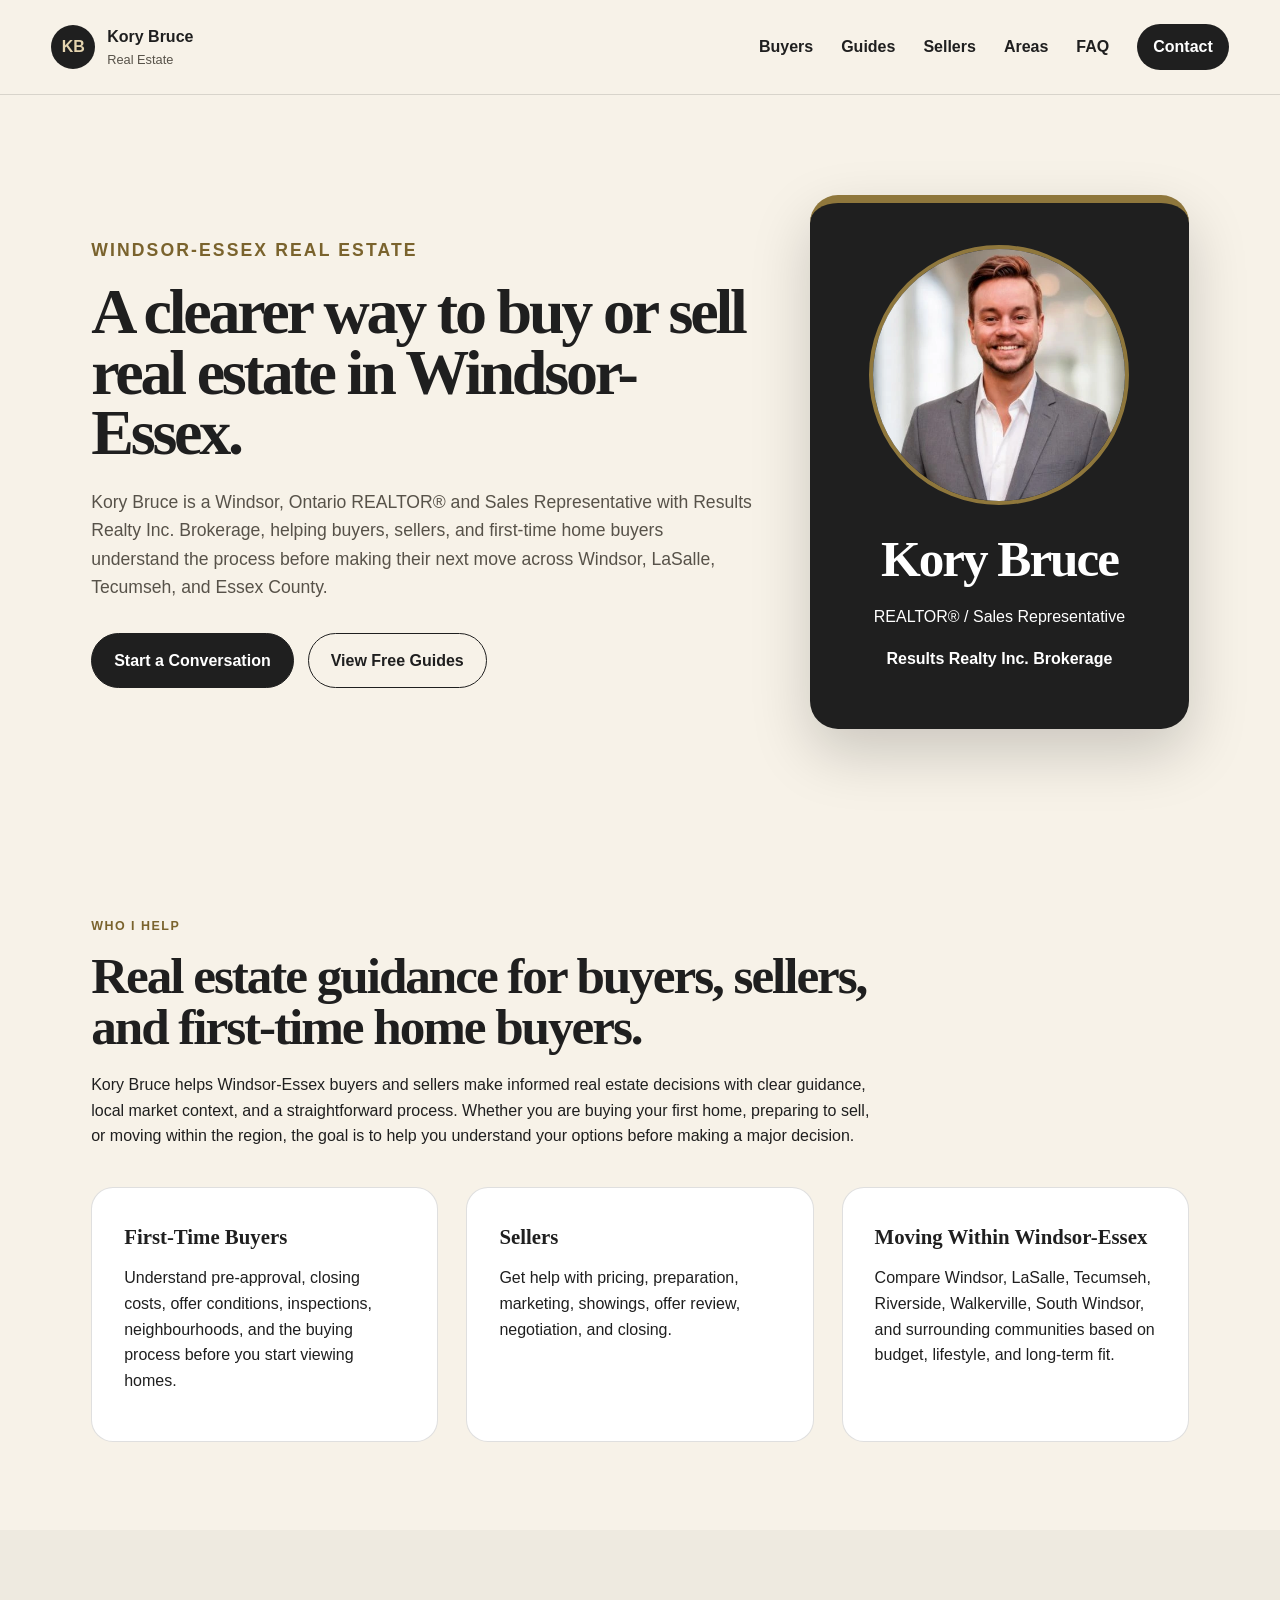
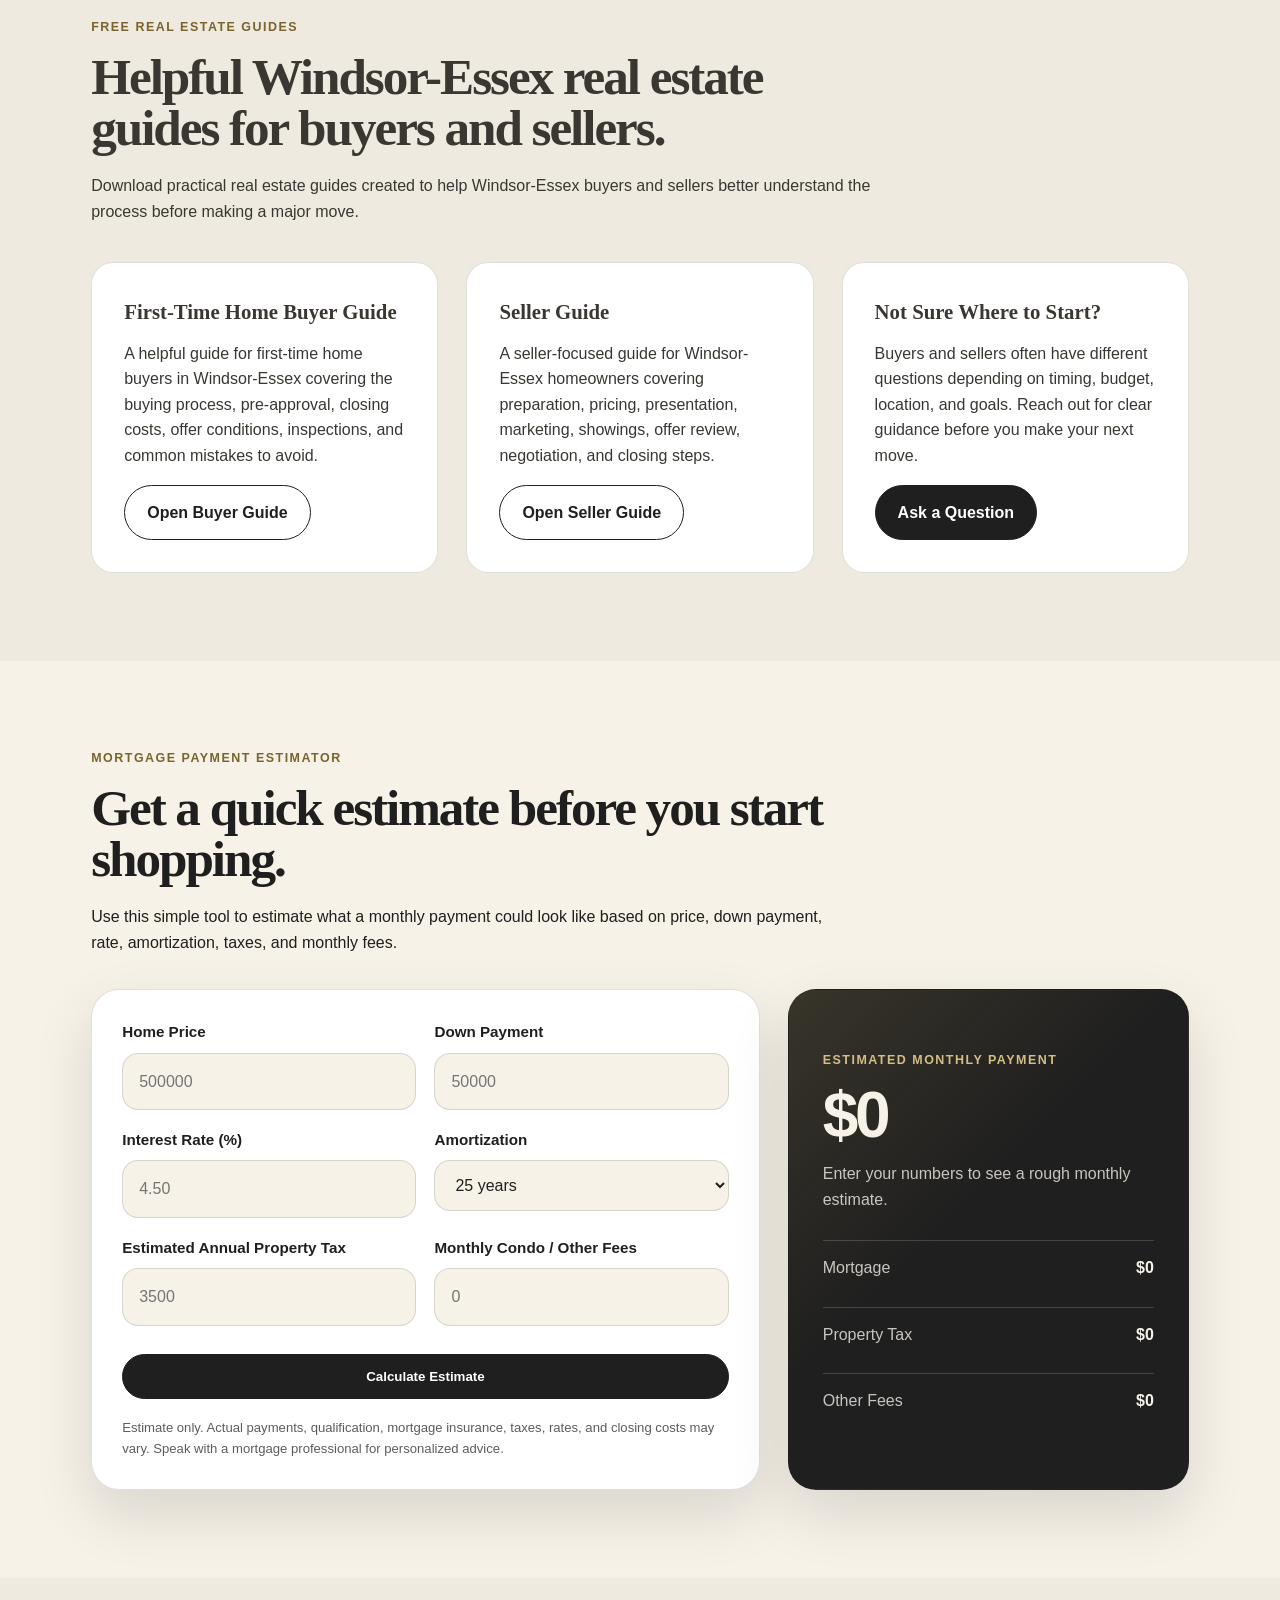
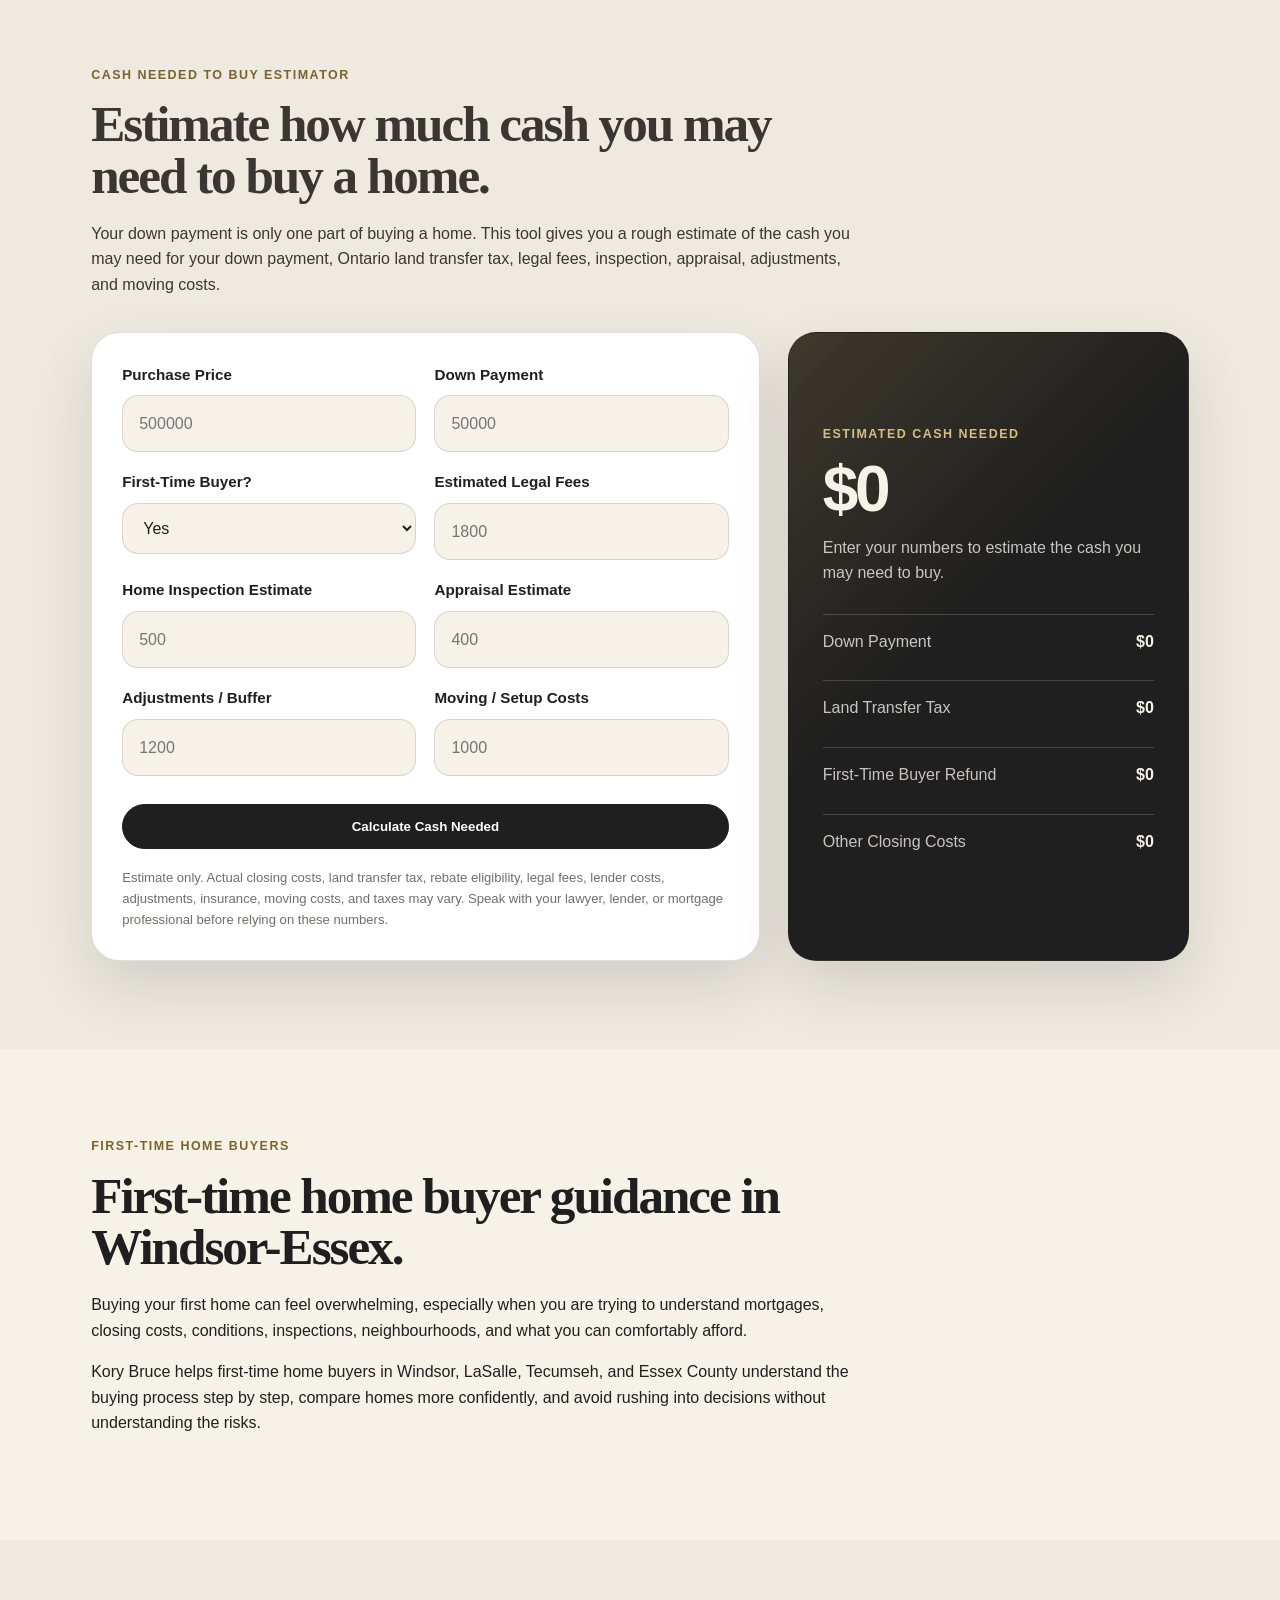
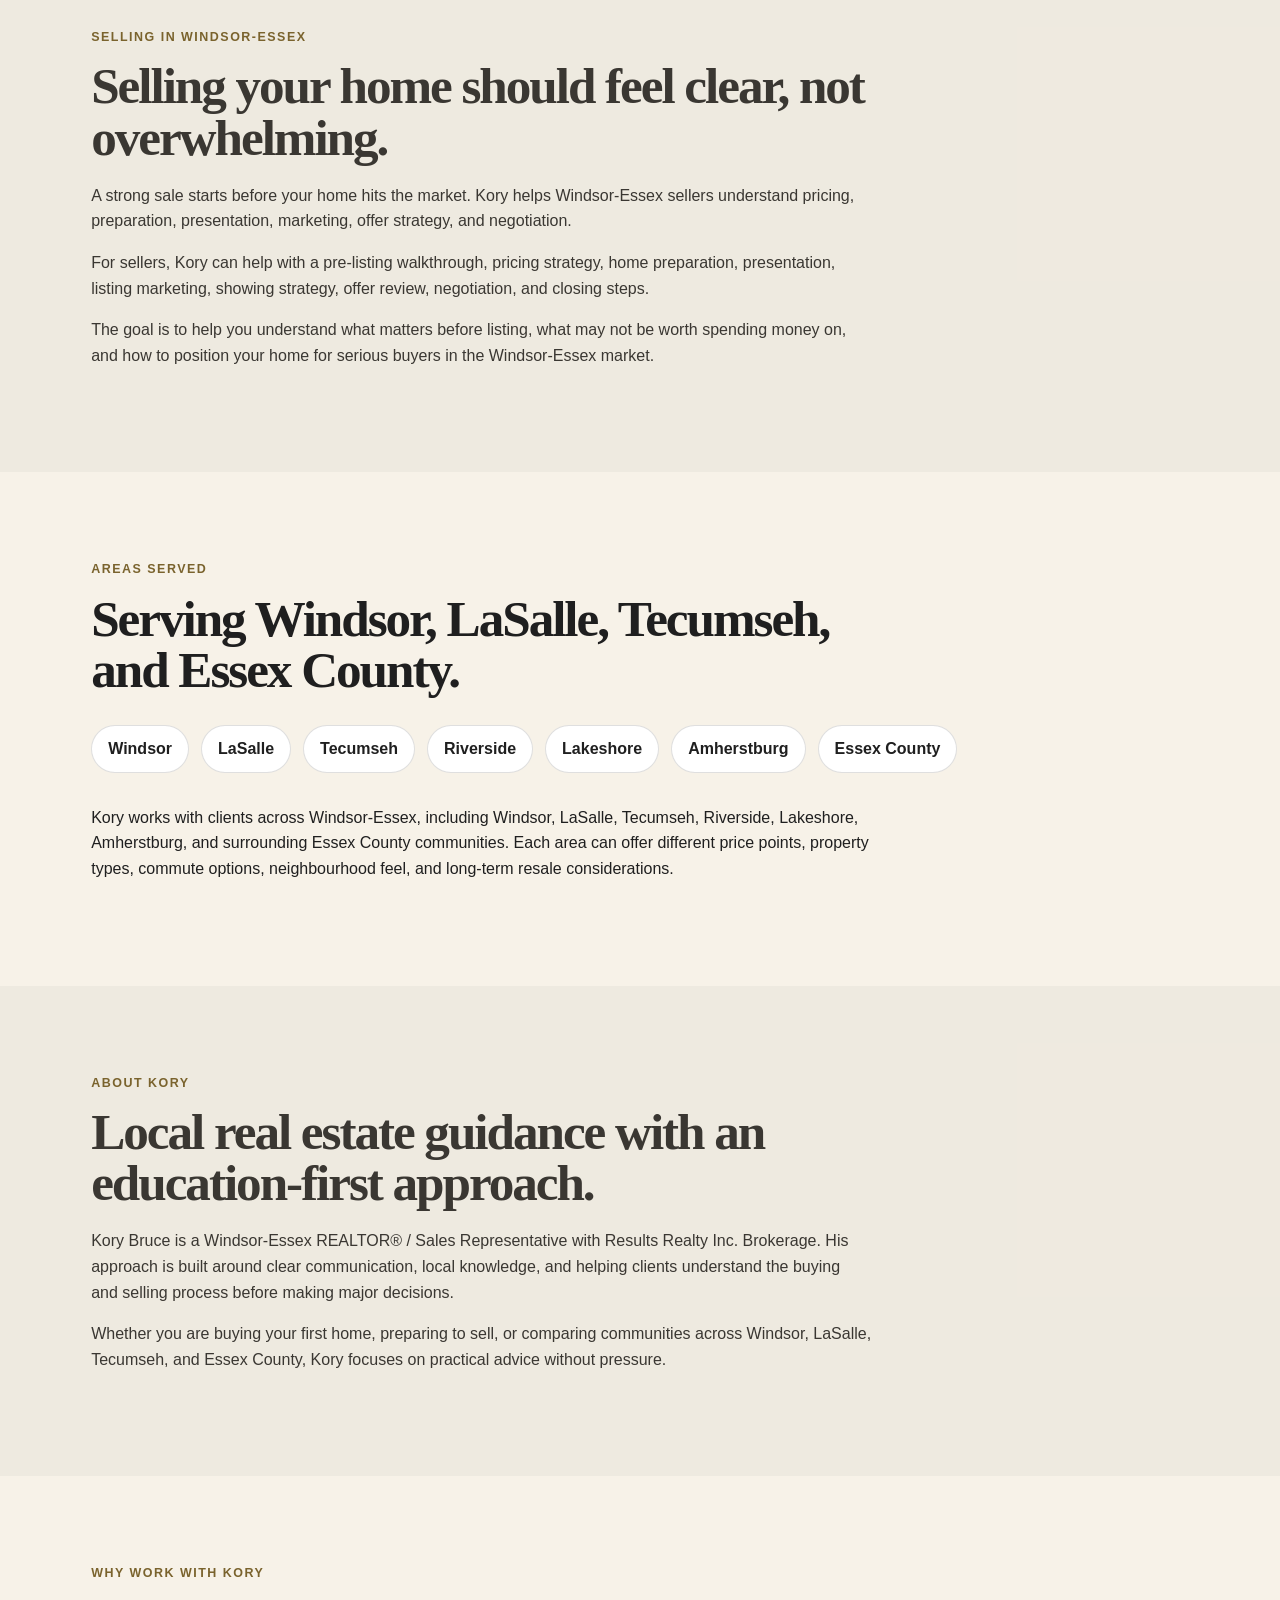
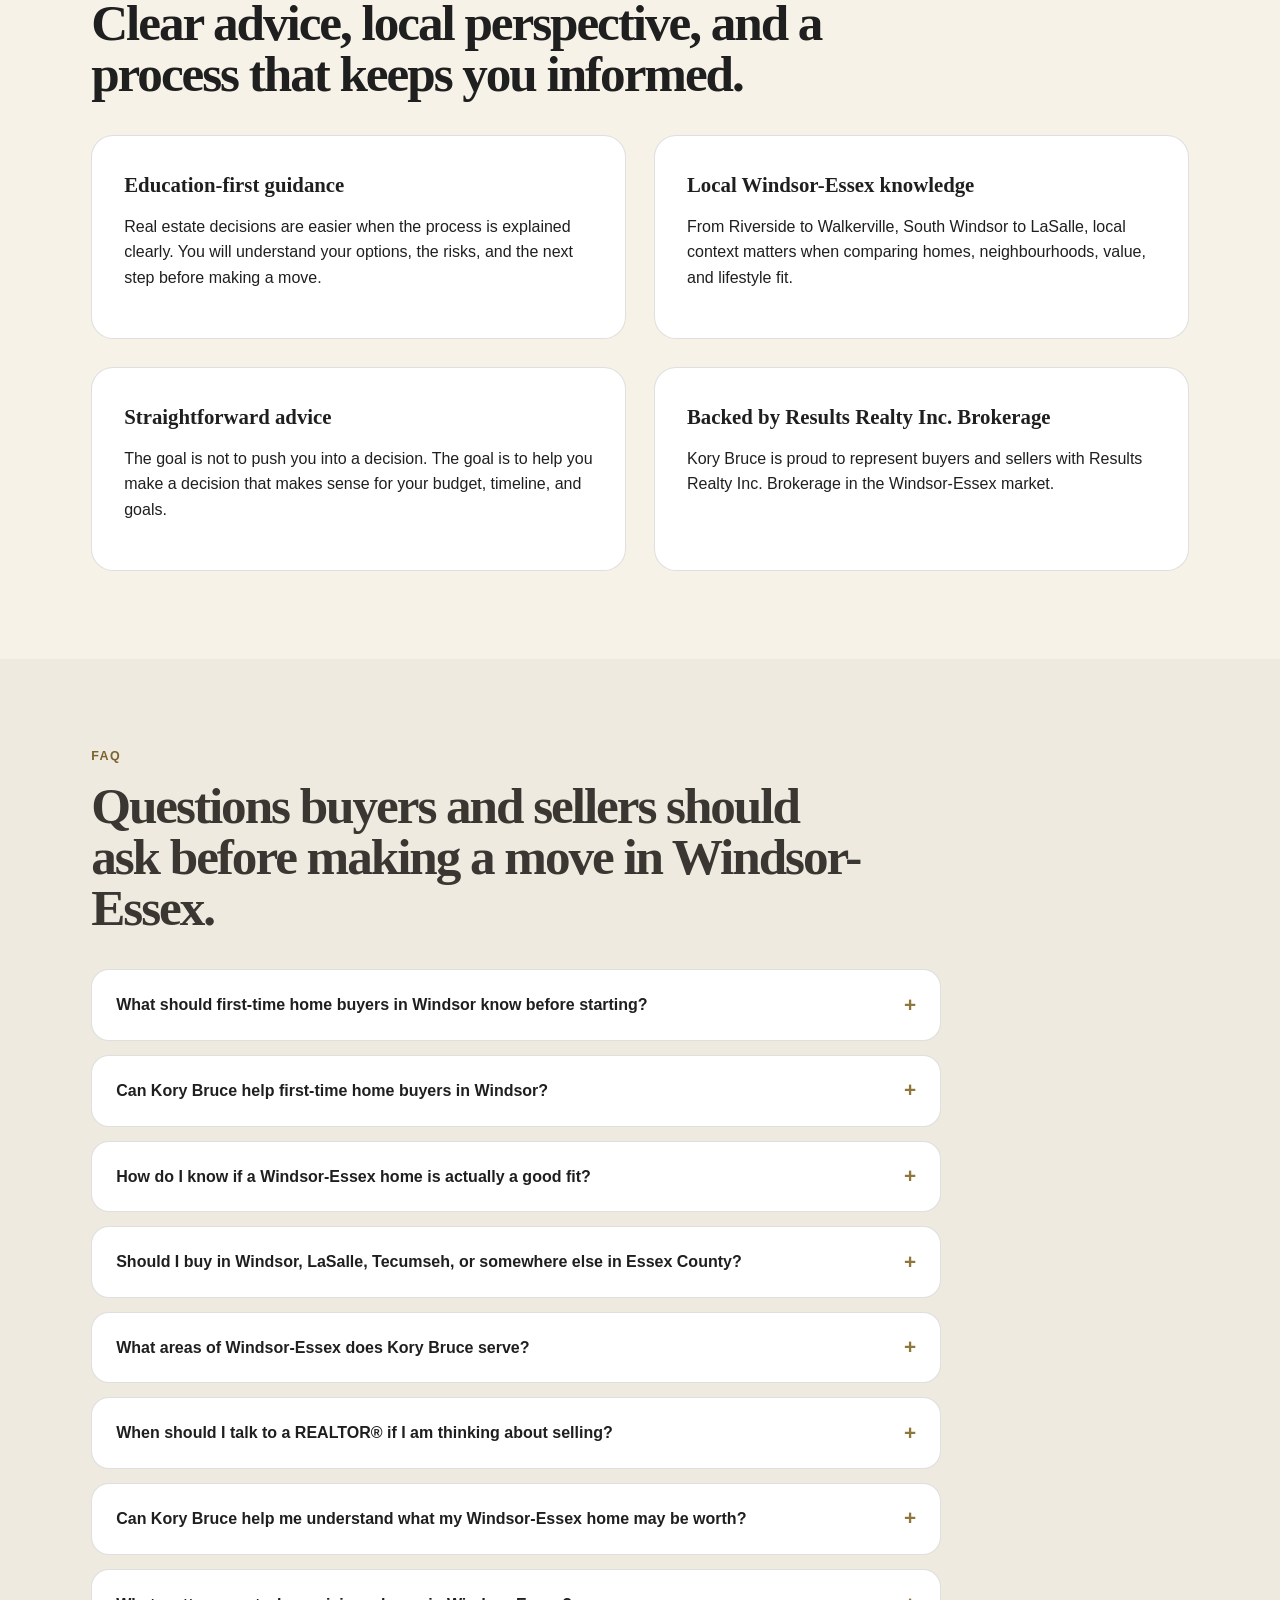
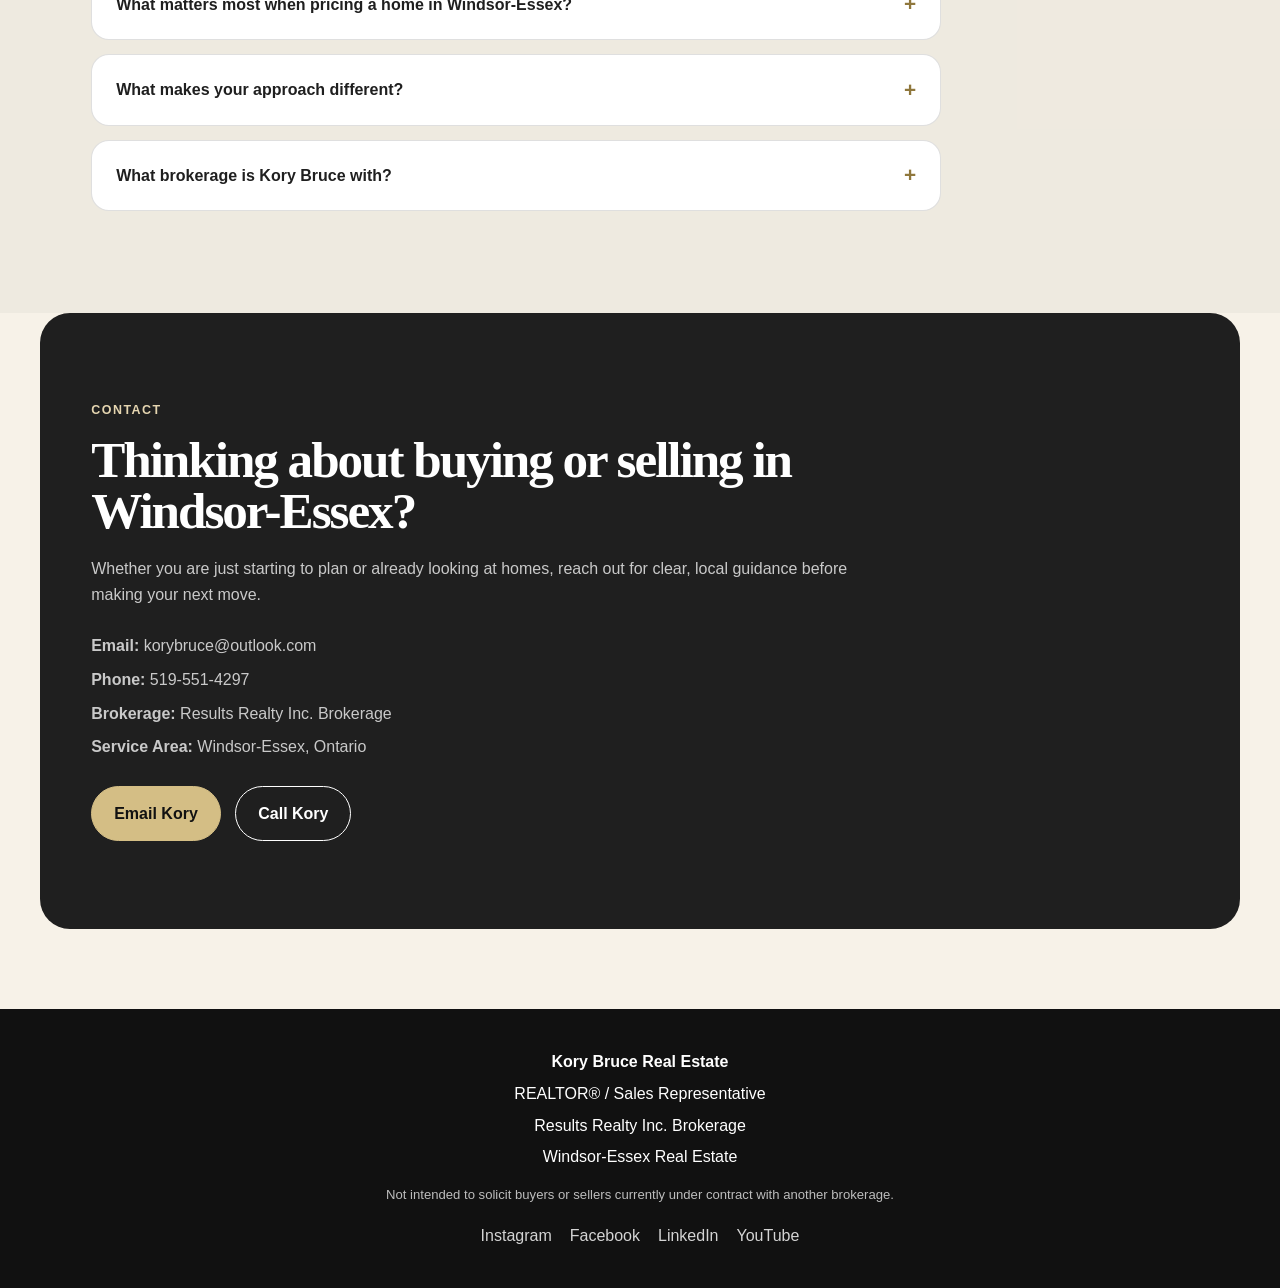
<file: index.html>
<!DOCTYPE html>
<html lang="en-CA">

<head>
    <meta charset="UTF-8" />
    <meta name="viewport" content="width=device-width, initial-scale=1.0" />

    <title>Kory Bruce Real Estate | Windsor-Essex REALTOR®</title>
    <meta name="description"
        content="Kory Bruce is a Windsor-Essex REALTOR® helping first-time buyers, home buyers, and sellers make clear real estate decisions." />

    <link rel="canonical" href="https://korybruce.ca/" />

    <meta property="og:title" content="Kory Bruce Real Estate | Windsor-Essex REALTOR®" />
    <meta property="og:description"
        content="Clear real estate guidance for buyers, sellers, and first-time home buyers across Windsor-Essex." />
    <meta property="og:url" content="https://korybruce.ca/" />
    <meta property="og:type" content="website" />

    <link rel="stylesheet" href="styles.css?v=6.0" />

    <link rel="icon" type="image/png" href="/favicon.png" />
    <link rel="apple-touch-icon" href="/favicon.png" />

    <script type="application/ld+json">
    {
      "@context": "https://schema.org",
      "@type": "RealEstateAgent",
      "name": "Kory Bruce Real Estate",
      "description": "Kory Bruce is a Windsor-Essex REALTOR® and Sales Representative with Results Realty Inc. Brokerage, helping buyers, sellers, and first-time home buyers in Windsor, LaSalle, Tecumseh, and Essex County.",
      "url": "https://korybruce.ca/",
      "email": "mailto:korybruce@outlook.com",
      "telephone": "+15195514297",
      "areaServed": [
        "Windsor, Ontario",
        "LaSalle, Ontario",
        "Tecumseh, Ontario",
        "Riverside, Windsor",
        "Lakeshore, Ontario",
        "Amherstburg, Ontario",
        "Essex County, Ontario"
      ],
      "knowsAbout": [
        "Windsor-Essex real estate",
        "First-time home buyers",
        "Buying a home in Windsor Ontario",
        "Selling a home in Windsor-Essex",
        "Home pricing strategy",
        "Real estate offer conditions",
        "Neighbourhood comparison"
      ],
      "broker": {
        "@type": "Organization",
        "name": "Results Realty Inc. Brokerage"
      },
      "sameAs": [
        "https://www.instagram.com/korybrucerealestate",
        "https://www.facebook.com/korybrucerealestate",
        "https://www.linkedin.com/in/korybruce/",
        "https://www.youtube.com/@korybrucerealestate"
      ]
    }
    </script>
</head>

<body>
    <header class="site-header">
        <a class="brand" href="#top">
            <span class="brand-mark">KB</span>
            <span>
                <strong>Kory Bruce</strong>
                <small>Real Estate</small>
            </span>
        </a>

        <nav class="site-nav">
            <a href="#buyers">Buyers</a>
            <a href="#guides">Guides</a>
            <a href="#sellers">Sellers</a>
            <a href="#areas">Areas</a>
            <a href="#faq">FAQ</a>
            <a class="nav-cta" href="#contact">Contact</a>
        </nav>
    </header>

    <main id="top">
        <section class="hero">
            <div class="hero-content">
                <p class="eyebrow">Windsor-Essex Real Estate</p>
                <h1>A clearer way to buy or sell real estate in Windsor-Essex.</h1>
                <p>
                    Kory Bruce is a Windsor, Ontario REALTOR® and Sales Representative with Results Realty Inc.
                    Brokerage,
                    helping buyers, sellers, and first-time home buyers understand the process before making their next
                    move across Windsor, LaSalle, Tecumseh, and Essex County.
                </p>

                <div class="hero-buttons">
                    <a class="button primary" href="#contact">Start a Conversation</a>
                    <a class="button secondary" href="#guides">View Free Guides</a>
                </div>
            </div>

            <div class="hero-card">
                <img class="headshot" src="images/kory.webp" alt="Kory Bruce REALTOR in Windsor Ontario">
                <h2>Kory Bruce</h2>
                <p>REALTOR® / Sales Representative</p>
                <p><strong>Results Realty Inc. Brokerage</strong></p>
            </div>
        </section>

        <section id="buyers" class="section">
            <p class="eyebrow">Who I Help</p>
            <h2>Real estate guidance for buyers, sellers, and first-time home buyers.</h2>
            <p>
                Kory Bruce helps Windsor-Essex buyers and sellers make informed real estate decisions with clear
                guidance, local market context, and a straightforward process. Whether you are buying your first home,
                preparing to sell, or moving within the region, the goal is to help you understand your options before
                making a major decision.
            </p>

            <div class="cards">
                <article>
                    <h3>First-Time Buyers</h3>
                    <p>
                        Understand pre-approval, closing costs, offer conditions, inspections, neighbourhoods, and the
                        buying process before you start viewing homes.
                    </p>
                </article>

                <article>
                    <h3>Sellers</h3>
                    <p>
                        Get help with pricing, preparation, marketing, showings, offer review, negotiation, and closing.
                    </p>
                </article>

                <article>
                    <h3>Moving Within Windsor-Essex</h3>
                    <p>
                        Compare Windsor, LaSalle, Tecumseh, Riverside, Walkerville, South Windsor, and surrounding
                        communities based on budget, lifestyle, and long-term fit.
                    </p>
                </article>
            </div>
        </section>

        <section id="guides" class="section muted">
            <p class="eyebrow">Free Real Estate Guides</p>
            <h2>Helpful Windsor-Essex real estate guides for buyers and sellers.</h2>
            <p>
                Download practical real estate guides created to help Windsor-Essex buyers and sellers better understand
                the process before making a major move.
            </p>

            <div class="cards">
                <article>
                    <h3>First-Time Home Buyer Guide</h3>
                    <p>
                        A helpful guide for first-time home buyers in Windsor-Essex covering the buying process,
                        pre-approval, closing costs, offer conditions, inspections, and common mistakes to avoid.
                    </p>
                    <a class="button secondary" href="guides/windsor-first-time-home-buyer-guide-kory-bruce.pdf"
                        target="_blank" rel="noopener">
                        Open Buyer Guide
                    </a>
                </article>

                <article>
                    <h3>Seller Guide</h3>
                    <p>
                        A seller-focused guide for Windsor-Essex homeowners covering preparation, pricing, presentation,
                        marketing, showings, offer review, negotiation, and closing steps.
                    </p>
                    <a class="button secondary" href="guides/windsor-essex-seller-guide-kory-bruce.pdf" target="_blank"
                        rel="noopener">
                        Open Seller Guide
                    </a>
                </article>

                <article>
                    <h3>Not Sure Where to Start?</h3>
                    <p>
                        Buyers and sellers often have different questions depending on timing, budget, location, and
                        goals. Reach out for clear guidance before you make your next move.
                    </p>
                    <a class="button primary" href="#contact">
                        Ask a Question
                    </a>
                </article>
            </div>
        </section>

        <section id="mortgage-calculator" class="section mortgage-section">
            <div class="estimator-intro">
                <p class="eyebrow">Mortgage Payment Estimator</p>
                <h2>Get a quick estimate before you start shopping.</h2>
                <p>
                    Use this simple tool to estimate what a monthly payment could look like based on price,
                    down payment, rate, amortization, taxes, and monthly fees.
                </p>
            </div>

            <div class="estimator-shell">
                <form class="estimator-card" id="mortgageCalculator">
                    <div class="calculator-grid">
                        <label>
                            <span>Home Price</span>
                            <input type="number" id="homePrice" placeholder="500000" min="0" required>
                        </label>

                        <label>
                            <span>Down Payment</span>
                            <input type="number" id="downPayment" placeholder="50000" min="0" required>
                        </label>

                        <label>
                            <span>Interest Rate (%)</span>
                            <input type="number" id="interestRate" placeholder="4.50" min="0" step="0.01" required>
                        </label>

                        <label>
                            <span>Amortization</span>
                            <select id="amortization" required>
                                <option value="25">25 years</option>
                                <option value="30">30 years</option>
                                <option value="20">20 years</option>
                                <option value="15">15 years</option>
                            </select>
                        </label>

                        <label>
                            <span>Estimated Annual Property Tax</span>
                            <input type="number" id="propertyTax" placeholder="3500" min="0">
                        </label>

                        <label>
                            <span>Monthly Condo / Other Fees</span>
                            <input type="number" id="monthlyFees" placeholder="0" min="0">
                        </label>
                    </div>

                    <button class="button primary calculator-button" type="submit">
                        Calculate Estimate
                    </button>

                    <p class="fine-print estimator-note">
                        Estimate only. Actual payments, qualification, mortgage insurance, taxes, rates,
                        and closing costs may vary. Speak with a mortgage professional for personalized advice.
                    </p>
                </form>

                <aside class="estimator-result-card" id="mortgageResult" aria-live="polite">
                    <p class="result-label">Estimated Monthly Payment</p>
                    <strong class="result-total">$0</strong>
                    <p class="result-subtext">
                        Enter your numbers to see a rough monthly estimate.
                    </p>

                    <div class="result-breakdown">
                        <div>
                            <span>Mortgage</span>
                            <strong>$0</strong>
                        </div>
                        <div>
                            <span>Property Tax</span>
                            <strong>$0</strong>
                        </div>
                        <div>
                            <span>Other Fees</span>
                            <strong>$0</strong>
                        </div>
                    </div>
                </aside>
            </div>
        </section>

        <section id="cash-needed-estimator" class="section muted">
            <div class="estimator-intro">
                <p class="eyebrow">Cash Needed to Buy Estimator</p>
                <h2>Estimate how much cash you may need to buy a home.</h2>
                <p>
                    Your down payment is only one part of buying a home. This tool gives you a rough estimate
                    of the cash you may need for your down payment, Ontario land transfer tax, legal fees,
                    inspection, appraisal, adjustments, and moving costs.
                </p>
            </div>

            <div class="estimator-shell">
                <form class="estimator-card" id="cashNeededCalculator">
                    <div class="calculator-grid">
                        <label>
                            <span>Purchase Price</span>
                            <input type="number" id="cashPurchasePrice" placeholder="500000" min="0" required>
                        </label>

                        <label>
                            <span>Down Payment</span>
                            <input type="number" id="cashDownPayment" placeholder="50000" min="0" required>
                        </label>

                        <label>
                            <span>First-Time Buyer?</span>
                            <select id="firstTimeBuyer" required>
                                <option value="yes">Yes</option>
                                <option value="no">No</option>
                            </select>
                        </label>

                        <label>
                            <span>Estimated Legal Fees</span>
                            <input type="number" id="legalFees" placeholder="1800" min="0">
                        </label>

                        <label>
                            <span>Home Inspection Estimate</span>
                            <input type="number" id="inspectionFee" placeholder="500" min="0">
                        </label>

                        <label>
                            <span>Appraisal Estimate</span>
                            <input type="number" id="appraisalFee" placeholder="400" min="0">
                        </label>

                        <label>
                            <span>Adjustments / Buffer</span>
                            <input type="number" id="adjustmentBuffer" placeholder="1200" min="0">
                        </label>

                        <label>
                            <span>Moving / Setup Costs</span>
                            <input type="number" id="movingCosts" placeholder="1000" min="0">
                        </label>
                    </div>

                    <button class="button primary calculator-button" type="submit">
                        Calculate Cash Needed
                    </button>

                    <p class="fine-print estimator-note">
                        Estimate only. Actual closing costs, land transfer tax, rebate eligibility, legal fees,
                        lender costs, adjustments, insurance, moving costs, and taxes may vary. Speak with your
                        lawyer, lender, or mortgage professional before relying on these numbers.
                    </p>
                </form>

                <aside class="estimator-result-card cash-result-card" id="cashNeededResult" aria-live="polite">
                    <p class="result-label">Estimated Cash Needed</p>
                    <strong class="result-total">$0</strong>
                    <p class="result-subtext">
                        Enter your numbers to estimate the cash you may need to buy.
                    </p>

                    <div class="result-breakdown">
                        <div>
                            <span>Down Payment</span>
                            <strong>$0</strong>
                        </div>
                        <div>
                            <span>Land Transfer Tax</span>
                            <strong>$0</strong>
                        </div>
                        <div>
                            <span>First-Time Buyer Refund</span>
                            <strong>$0</strong>
                        </div>
                        <div>
                            <span>Other Closing Costs</span>
                            <strong>$0</strong>
                        </div>
                    </div>
                </aside>
            </div>
        </section>

        <section id="first-time-buyers" class="section">
            <p class="eyebrow">First-Time Home Buyers</p>
            <h2>First-time home buyer guidance in Windsor-Essex.</h2>
            <p>
                Buying your first home can feel overwhelming, especially when you are trying to understand mortgages,
                closing costs, conditions, inspections, neighbourhoods, and what you can comfortably afford.
            </p>
            <p>
                Kory Bruce helps first-time home buyers in Windsor, LaSalle, Tecumseh, and Essex County understand the
                buying process step by step, compare homes more confidently, and avoid rushing into decisions without
                understanding the risks.
            </p>
        </section>

        <section id="sellers" class="section muted">
            <p class="eyebrow">Selling in Windsor-Essex</p>
            <h2>Selling your home should feel clear, not overwhelming.</h2>
            <p>
                A strong sale starts before your home hits the market. Kory helps Windsor-Essex sellers understand
                pricing, preparation, presentation, marketing, offer strategy, and negotiation.
            </p>
            <p>
                For sellers, Kory can help with a pre-listing walkthrough, pricing strategy, home preparation,
                presentation, listing marketing, showing strategy, offer review, negotiation, and closing steps.
            </p>
            <p>
                The goal is to help you understand what matters before listing, what may not be worth spending money on,
                and how to position your home for serious buyers in the Windsor-Essex market.
            </p>
        </section>

        <section id="areas" class="section">
            <p class="eyebrow">Areas Served</p>
            <h2>Serving Windsor, LaSalle, Tecumseh, and Essex County.</h2>

            <div class="area-list">
                <span>Windsor</span>
                <span>LaSalle</span>
                <span>Tecumseh</span>
                <span>Riverside</span>
                <span>Lakeshore</span>
                <span>Amherstburg</span>
                <span>Essex County</span>
            </div>

            <p>
                Kory works with clients across Windsor-Essex, including Windsor, LaSalle, Tecumseh,
                Riverside, Lakeshore, Amherstburg, and surrounding Essex County communities. Each area
                can offer different price points, property types, commute options, neighbourhood feel,
                and long-term resale considerations.
            </p>


        </section>

        <section id="about" class="section muted">
            <p class="eyebrow">About Kory</p>
            <h2>Local real estate guidance with an education-first approach.</h2>
            <p>
                Kory Bruce is a Windsor-Essex REALTOR® / Sales Representative with Results Realty Inc. Brokerage.
                His approach is built around clear communication, local knowledge, and helping clients understand
                the buying and selling process before making major decisions.
            </p>
            <p>
                Whether you are buying your first home, preparing to sell, or comparing communities across Windsor,
                LaSalle, Tecumseh, and Essex County, Kory focuses on practical advice without pressure.
            </p>
        </section>

        <section id="why-kory" class="section">
            <p class="eyebrow">Why Work With Kory</p>
            <h2>Clear advice, local perspective, and a process that keeps you informed.</h2>

            <div class="why-grid">
                <article>
                    <h3>Education-first guidance</h3>
                    <p>
                        Real estate decisions are easier when the process is explained clearly. You will understand
                        your options, the risks, and the next step before making a move.
                    </p>
                </article>

                <article>
                    <h3>Local Windsor-Essex knowledge</h3>
                    <p>
                        From Riverside to Walkerville, South Windsor to LaSalle, local context matters when comparing
                        homes, neighbourhoods, value, and lifestyle fit.
                    </p>
                </article>

                <article>
                    <h3>Straightforward advice</h3>
                    <p>
                        The goal is not to push you into a decision. The goal is to help you make a decision that
                        makes sense for your budget, timeline, and goals.
                    </p>
                </article>

                <article>
                    <h3>Backed by Results Realty Inc. Brokerage</h3>
                    <p>
                        Kory Bruce is proud to represent buyers and sellers with Results Realty Inc. Brokerage
                        in the Windsor-Essex market.
                    </p>
                </article>
            </div>
        </section>
        <section id="faq" class="section muted">
            <p class="eyebrow">FAQ</p>
            <h2>Questions buyers and sellers should ask before making a move in Windsor-Essex.</h2>

            <div class="faq-list">
                <article class="faq-item">
                    <button class="faq-question" type="button" aria-expanded="false">
                        What should first-time home buyers in Windsor know before starting?
                        <span>+</span>
                    </button>
                    <div class="faq-answer">
                        <p>
                            Start with the full cost of buying, not just the down payment. First-time buyers should
                            understand mortgage pre-approval, closing costs, land transfer tax, inspections, insurance,
                            utilities, possible repairs, and how monthly payments fit into their real budget before
                            viewing homes.
                        </p>
                    </div>
                </article>

                <article class="faq-item">
                    <button class="faq-question" type="button" aria-expanded="false">
                        Can Kory Bruce help first-time home buyers in Windsor?
                        <span>+</span>
                    </button>
                    <div class="faq-answer">
                        <p>
                            Yes. Kory helps first-time home buyers in Windsor and across Windsor-Essex understand the
                            buying process, compare homes, review offer conditions, think through inspections, and avoid
                            feeling rushed into decisions they do not fully understand.
                        </p>
                    </div>
                </article>

                <article class="faq-item">
                    <button class="faq-question" type="button" aria-expanded="false">
                        How do I know if a Windsor-Essex home is actually a good fit?
                        <span>+</span>
                    </button>
                    <div class="faq-answer">
                        <p>
                            A good home is not just about price or finishes. Buyers should look at layout, location,
                            parking, basement condition, roof age, furnace and AC age, traffic patterns, neighbouring
                            properties, resale potential, and how the home fits their lifestyle long term.
                        </p>
                    </div>
                </article>

                <article class="faq-item">
                    <button class="faq-question" type="button" aria-expanded="false">
                        Should I buy in Windsor, LaSalle, Tecumseh, or somewhere else in Essex County?
                        <span>+</span>
                    </button>
                    <div class="faq-answer">
                        <p>
                            It depends on budget, commute, schools, property type, taxes, lot size, walkability, and
                            lifestyle. Windsor, LaSalle, Tecumseh, Lakeshore, Amherstburg, and other Essex County
                            communities can offer very different value, so it helps to compare more than just the
                            listing price.
                        </p>
                    </div>
                </article>

                <article class="faq-item">
                    <button class="faq-question" type="button" aria-expanded="false">
                        What areas of Windsor-Essex does Kory Bruce serve?
                        <span>+</span>
                    </button>
                    <div class="faq-answer">
                        <p>
                            Kory serves buyers and sellers across Windsor-Essex, including Windsor, LaSalle, Tecumseh,
                            Riverside, Lakeshore, Amherstburg, and surrounding Essex County communities.
                        </p>
                    </div>
                </article>

                <article class="faq-item">
                    <button class="faq-question" type="button" aria-expanded="false">
                        When should I talk to a REALTOR® if I am thinking about selling?
                        <span>+</span>
                    </button>
                    <div class="faq-answer">
                        <p>
                            Earlier is usually better. Even if you are months away from listing, a walkthrough can
                            help you decide what to clean, repair, paint, update, or leave alone. The goal is to avoid
                            spending money on changes that may not improve your sale.
                        </p>
                    </div>
                </article>

                <article class="faq-item">
                    <button class="faq-question" type="button" aria-expanded="false">
                        Can Kory Bruce help me understand what my Windsor-Essex home may be worth?
                        <span>+</span>
                    </button>
                    <div class="faq-answer">
                        <p>
                            Yes. A pricing conversation can look at recent comparable sales, current competition,
                            property condition, location, timing, and buyer demand. The goal is to understand the market
                            before deciding whether to list, prepare, renovate, or wait.
                        </p>
                    </div>
                </article>

                <article class="faq-item">
                    <button class="faq-question" type="button" aria-expanded="false">
                        What matters most when pricing a home in Windsor-Essex?
                        <span>+</span>
                    </button>
                    <div class="faq-answer">
                        <p>
                            Pricing should be based on recent comparable sales, current competition, property condition,
                            location, buyer demand, and market timing. The right strategy is not always the highest
                            list price. It is the price that best positions the home to attract serious buyers.
                        </p>
                    </div>
                </article>

                <article class="faq-item">
                    <button class="faq-question" type="button" aria-expanded="false">
                        What makes your approach different?
                        <span>+</span>
                    </button>
                    <div class="faq-answer">
                        <p>
                            My approach is education-first. I focus on explaining the process clearly, pointing out
                            risks, answering questions directly, and helping people make informed decisions instead
                            of feeling rushed or pressured.
                        </p>
                    </div>
                </article>

                <article class="faq-item">
                    <button class="faq-question" type="button" aria-expanded="false">
                        What brokerage is Kory Bruce with?
                        <span>+</span>
                    </button>
                    <div class="faq-answer">
                        <p>
                            Kory Bruce is a REALTOR® / Sales Representative with Results Realty Inc. Brokerage,
                            serving buyers and sellers across Windsor-Essex, Ontario.
                        </p>
                    </div>
                </article>
            </div>
        </section>

        <section id="contact" class="section contact">
            <p class="eyebrow">Contact</p>
            <h2>Thinking about buying or selling in Windsor-Essex?</h2>
            <p>
                Whether you are just starting to plan or already looking at homes, reach out for clear,
                local guidance before making your next move.
            </p>

            <div class="contact-details">
                <p><strong>Email:</strong> korybruce@outlook.com</p>
                <p><strong>Phone:</strong> 519-551-4297</p>
                <p><strong>Brokerage:</strong> Results Realty Inc. Brokerage</p>
                <p><strong>Service Area:</strong> Windsor-Essex, Ontario</p>
            </div>

            <a class="button primary" href="mailto:korybruce@outlook.com">Email Kory</a>
            <a class="button secondary" href="tel:+15195514297">Call Kory</a>
        </section>
    </main>

    <footer class="site-footer">
        <p><strong>Kory Bruce Real Estate</strong></p>
        <p>REALTOR® / Sales Representative</p>
        <p>Results Realty Inc. Brokerage</p>
        <p>Windsor-Essex Real Estate</p>
        <p class="fine-print">
            Not intended to solicit buyers or sellers currently under contract with another brokerage.
        </p>

        <div class="social-links">
            <a href="https://www.instagram.com/korybrucerealestate" target="_blank" rel="noopener">Instagram</a>
            <a href="https://www.facebook.com/korybrucerealestate" target="_blank" rel="noopener">Facebook</a>
            <a href="https://www.linkedin.com/in/korybruce/" target="_blank" rel="noopener">LinkedIn</a>
            <a href="https://www.youtube.com/@korybrucerealestate" target="_blank" rel="noopener">YouTube</a>
        </div>
    </footer>

    <script src="script.js"></script>
</body>

</html>
</file>
<file: styles.css>
.muted {
  background: rgba(171, 149, 91, 0.13);
  max-width: none;
  padding-left: max(4vw, calc((100vw - 1200px) / 2 + 4vw));
  padding-right: max(4vw, calc((100vw - 1200px) / 2 + 4vw));
}




:root {
  --cream: #f7f2e8;
  --charcoal: #1f1f1f;
  --soft-black: #111111;
  --gold: #8f773c;
  --white: #ffffff;
  --muted: #575249;
  --border: rgba(31, 31, 31, 0.14);
  --shadow: 0 24px 60px rgba(0, 0, 0, 0.12);
}

* {
  box-sizing: border-box;
}

html {
  scroll-behavior: smooth;
}

body {
  margin: 0;
  font-family: Arial, sans-serif;
  background: var(--cream);
  color: var(--charcoal);
  line-height: 1.6;
}

img {
  max-width: 100%;
  height: auto;
}

section {
  scroll-margin-top: 100px;
}

a:focus-visible,
button:focus-visible {
  outline: 3px solid var(--gold);
  outline-offset: 4px;
}

/* Header */

.site-header {
  display: flex;
  justify-content: space-between;
  align-items: center;
  padding: 24px 4vw;
  background: var(--cream);
  border-bottom: 1px solid var(--border);
  position: sticky;
  top: 0;
  z-index: 10;
}

.brand {
  display: flex;
  align-items: center;
  gap: 12px;
  color: var(--charcoal);
  text-decoration: none;
}

.brand-mark {
  width: 44px;
  height: 44px;
  background: var(--charcoal);
  color: var(--gold);
  display: grid;
  place-items: center;
  border-radius: 50%;
  font-weight: bold;
}

.brand small {
  display: block;
  color: var(--muted);
  font-size: 0.8rem;
}

.site-nav {
  display: flex;
  align-items: center;
  gap: 28px;
}

.site-nav a {
  color: var(--charcoal);
  text-decoration: none;
  font-weight: 600;
}

.site-nav a:hover {
  color: var(--gold);
}

.nav-cta {
  color: var(--white) !important;
  background: var(--charcoal);
  padding: 10px 16px;
  border-radius: 999px;
}

.nav-cta:hover {
  background: var(--gold);
  color: var(--charcoal) !important;
}

/* Hero */

.hero {
  min-height: 80vh;
  display: grid;
  grid-template-columns: 1.4fr 0.8fr;
  gap: 56px;
  align-items: center;
  padding: 100px 4vw;
  max-width: 1200px;
  margin: 0 auto;
}

.eyebrow {
  color: var(--gold);
  text-transform: uppercase;
  letter-spacing: 0.12em;
  font-size: 0.78rem;
  font-weight: bold;
}

h1,
h2,
h3,
p {
  margin-top: 0;
}

h1,
h2,
h3 {
  font-family: Georgia, "Times New Roman", serif;
}

h1 {
  font-size: clamp(2.4rem, 5vw, 5rem);
  line-height: 0.95;
  letter-spacing: -0.05em;
  margin-bottom: 24px;
}

h2 {
  font-size: clamp(2rem, 4vw, 3.4rem);
  line-height: 1;
  letter-spacing: -0.04em;
  margin-bottom: 20px;
}

h3 {
  font-size: 1.3rem;
  margin-bottom: 12px;
}

.hero-content p {
  max-width: 680px;
  font-size: 1.1rem;
  color: var(--muted);
}

.hero-buttons {
  display: flex;
  gap: 14px;
  flex-wrap: wrap;
  margin-top: 32px;
}

.button {
  display: inline-block;
  padding: 14px 22px;
  border-radius: 999px;
  text-decoration: none;
  font-weight: bold;
  border: 1px solid var(--charcoal);
  transition: transform 0.2s ease, background 0.2s ease, color 0.2s ease, border-color 0.2s ease;
}

.button:hover {
  transform: translateY(-2px);
}

.button.primary {
  background: var(--charcoal);
  color: var(--white);
}

.button.secondary {
  background: transparent;
  color: var(--charcoal);
}

.button.secondary:hover {
  background: var(--charcoal);
  color: var(--white);
}

.hero-card {
  background: var(--charcoal);
  color: var(--white);
  padding: 42px;
  border-radius: 28px;
  border-top: 8px solid var(--gold);
  box-shadow: 0 24px 60px rgba(0, 0, 0, 0.18);
  text-align: center;
}

.hero-card h2 {
  color: var(--white);
}

.headshot {
  width: 100%;
  max-width: 260px;
  aspect-ratio: 1 / 1;
  object-fit: cover;
  border-radius: 50%;
  display: block;
  margin: 0 auto 28px;
  border: 4px solid var(--gold);
}

/* Sections */

.section {
  padding: 88px 4vw;
  max-width: 1200px;
  margin: 0 auto;
}

.section > p,
.section > h2 {
  max-width: 780px;
}

.muted {
  background: rgba(31, 31, 31, 0.04);
  max-width: none;
  padding-left: max(4vw, calc((100vw - 1200px) / 2 + 4vw));
  padding-right: max(4vw, calc((100vw - 1200px) / 2 + 4vw));
}

/* Cards */

.cards {
  display: grid;
  grid-template-columns: repeat(3, 1fr);
  gap: 28px;
  margin-top: 38px;
}

.cards article {
  background: var(--white);
  padding: 32px;
  border-radius: 22px;
  border: 1px solid var(--border);
}

/* Areas */

.area-list {
  display: flex;
  flex-wrap: wrap;
  gap: 12px;
  margin-top: 30px;
  margin-bottom: 32px;
}

.area-list span,
.area-list a {
  border: 1px solid var(--border);
  background: var(--white);
  color: var(--charcoal);
  padding: 10px 16px;
  border-radius: 999px;
  font-weight: 600;
  text-decoration: none;
}

.area-list a:hover {
  color: var(--gold);
  border-color: var(--gold);
}

/* Why Kory */

.why-grid {
  display: grid;
  grid-template-columns: repeat(2, 1fr);
  gap: 28px;
  margin-top: 36px;
}

.why-grid article {
  background: var(--white);
  padding: 32px;
  border-radius: 22px;
  border: 1px solid var(--border);
}

/* FAQ */

.faq-list {
  margin-top: 36px;
  max-width: 850px;
}

.faq-item {
  background: var(--white);
  border: 1px solid var(--border);
  border-radius: 18px;
  margin-bottom: 14px;
  overflow: hidden;
}

.faq-question {
  width: 100%;
  border: 0;
  background: transparent;
  color: var(--charcoal);
  padding: 22px 24px;
  font: inherit;
  font-weight: 700;
  text-align: left;
  cursor: pointer;
  display: flex;
  justify-content: space-between;
  gap: 18px;
  align-items: center;
}

.faq-question span {
  color: var(--gold);
  font-size: 1.3rem;
  line-height: 1;
}

.faq-answer {
  display: none;
  padding: 0 24px 22px;
  color: var(--muted);
}

.faq-item.active .faq-answer {
  display: block;
}

/* Contact */

.contact {
  background: var(--charcoal);
  color: var(--white);
  border-radius: 30px;
  margin-bottom: 80px;
}

.contact .eyebrow {
  color: var(--gold);
}

.contact p {
  color: rgba(255, 255, 255, 0.76);
}

.contact-details {
  margin: 26px 0;
}

.contact-details p {
  margin-bottom: 8px;
}

.contact .button.primary {
  background: var(--gold);
  color: var(--charcoal);
  border-color: var(--gold);
  margin-right: 10px;
}

.contact .button.secondary {
  color: var(--white);
  border-color: var(--white);
}

.contact .button.secondary:hover {
  background: var(--white);
  color: var(--charcoal);
}

/* Footer */

.site-footer {
  background: var(--soft-black);
  color: var(--white);
  padding: 40px 4vw;
  text-align: center;
}

.site-footer p {
  margin-bottom: 6px;
}

.fine-print {
  font-size: 0.82rem;
  opacity: 0.72;
  max-width: 680px;
  margin: 14px auto 0;
}

.social-links {
  display: flex;
  justify-content: center;
  gap: 18px;
  flex-wrap: wrap;
  margin-top: 18px;
}

.social-links a {
  color: var(--white);
  text-decoration: none;
  opacity: 0.82;
}

.social-links a:hover {
  color: var(--gold);
  opacity: 1;
}

/* Mobile */

@media (max-width: 850px) {
  .site-header {
    align-items: flex-start;
    gap: 20px;
    flex-direction: column;
  }

  .site-nav {
    flex-wrap: wrap;
    gap: 16px;
  }

  .hero {
    grid-template-columns: 1fr;
    padding-top: 72px;
    gap: 40px;
  }

  .cards {
    grid-template-columns: 1fr;
  }

  .why-grid {
    grid-template-columns: 1fr;
  }

  .section {
    padding-top: 68px;
    padding-bottom: 68px;
  }

  .contact .button {
    margin-bottom: 10px;
  }
}

@media (max-width: 520px) {
  .site-header {
    padding: 20px 22px;
  }

  .site-nav {
    gap: 12px;
  }

  .site-nav a {
    font-size: 0.92rem;
  }

  .nav-cta {
    padding: 8px 14px;
  }

  .hero {
    padding: 64px 22px;
  }

  .section {
    padding-left: 22px;
    padding-right: 22px;
  }

  .muted {
    padding-left: 22px;
    padding-right: 22px;
  }

  .hero-card,
  .cards article,
  .why-grid article {
    padding: 26px;
  }

  .contact {
    border-radius: 22px;
  }
}
.mortgage-section {
  position: relative;
}

.estimator-intro {
  max-width: 760px;
  margin-bottom: 34px;
}

.estimator-shell {
  display: grid;
  grid-template-columns: minmax(0, 1.25fr) minmax(280px, 0.75fr);
  gap: 28px;
  align-items: stretch;
}

.estimator-card,
.estimator-result-card {
  background: var(--white);
  border: 1px solid var(--border);
  border-radius: 28px;
  box-shadow: var(--shadow);
}

.estimator-card {
  padding: 30px;
}

.calculator-grid {
  display: grid;
  grid-template-columns: repeat(2, minmax(0, 1fr));
  gap: 18px;
  margin-bottom: 24px;
}

.estimator-card label {
  display: flex;
  flex-direction: column;
  gap: 8px;
}

.estimator-card label span {
  font-weight: 700;
  color: var(--charcoal);
  font-size: 0.95rem;
}

.estimator-card input,
.estimator-card select {
  width: 100%;
  border: 1px solid var(--border);
  border-radius: 16px;
  padding: 15px 16px;
  font: inherit;
  background: var(--cream);
  color: var(--charcoal);
}

.estimator-card input:focus,
.estimator-card select:focus {
  outline: 2px solid var(--gold);
  border-color: var(--gold);
  background: var(--white);
}

.calculator-button {
  width: 100%;
  justify-content: center;
  margin-top: 4px;
}

.estimator-note {
  margin-top: 18px;
}

.estimator-result-card {
  padding: 34px;
  background:
    linear-gradient(135deg, rgba(171, 149, 91, 0.18), rgba(255, 255, 255, 0) 44%),
    var(--charcoal);
  color: var(--cream);
  display: flex;
  flex-direction: column;
  justify-content: center;
}

.result-label {
  color: var(--gold);
  text-transform: uppercase;
  letter-spacing: 0.12em;
  font-size: 0.78rem;
  font-weight: 800;
  margin-bottom: 12px;
}

.result-total {
  display: block;
  font-size: clamp(2.5rem, 5vw, 4.5rem);
  line-height: 1;
  letter-spacing: -0.05em;
  margin-bottom: 14px;
}

.result-subtext {
  color: rgba(248, 244, 236, 0.78);
  margin-bottom: 28px;
}

.result-breakdown {
  display: grid;
  gap: 12px;
}

.result-breakdown div {
  display: flex;
  justify-content: space-between;
  gap: 18px;
  padding: 14px 0;
  border-top: 1px solid rgba(248, 244, 236, 0.18);
}

.result-breakdown span {
  color: rgba(248, 244, 236, 0.72);
}

.result-breakdown strong {
  color: var(--cream);
}

@media (max-width: 900px) {
  .estimator-shell {
    grid-template-columns: 1fr;
  }
}

@media (max-width: 700px) {
  .estimator-card,
  .estimator-result-card {
    padding: 24px;
    border-radius: 24px;
  }

  .calculator-grid {
    grid-template-columns: 1fr;
  }

  .result-total {
    font-size: 3rem;
  }
}
.cash-result-card {
  background:
    linear-gradient(135deg, rgba(171, 149, 91, 0.22), rgba(255, 255, 255, 0) 44%),
    var(--charcoal);
}

.result-breakdown .refund-row strong {
  color: var(--gold);
}
.eyebrow {
  color: #7a632d !important; 
}

.brand-mark,
.contact .eyebrow {
  color: #e5d5b0 !important; 
}

.section.muted {
  color: #3a3732;
}

.section.muted > p,
.section.muted .faq-answer {
  color: #3a3732;
}

.estimator-result-card,
.estimator-result-card p,
.estimator-result-card span,
.estimator-result-card strong {
  color: var(--cream) !important;
}

.estimator-result-card .result-label {
  color: #d4be85 !important;
}

.estimator-result-card .result-subtext,
.estimator-result-card .result-breakdown span {
  color: rgba(248, 244, 236, 0.78) !important;
}

.estimator-result-card .refund-row strong {
  color: #d4be85 !important;
}

.muted {
  background: rgba(31, 31, 31, 0.04) !important;
}

.contact .button.primary {
  background: #d4be85 !important;
  border-color: #d4be85 !important;
  color: #111111 !important; 
}
</file>
